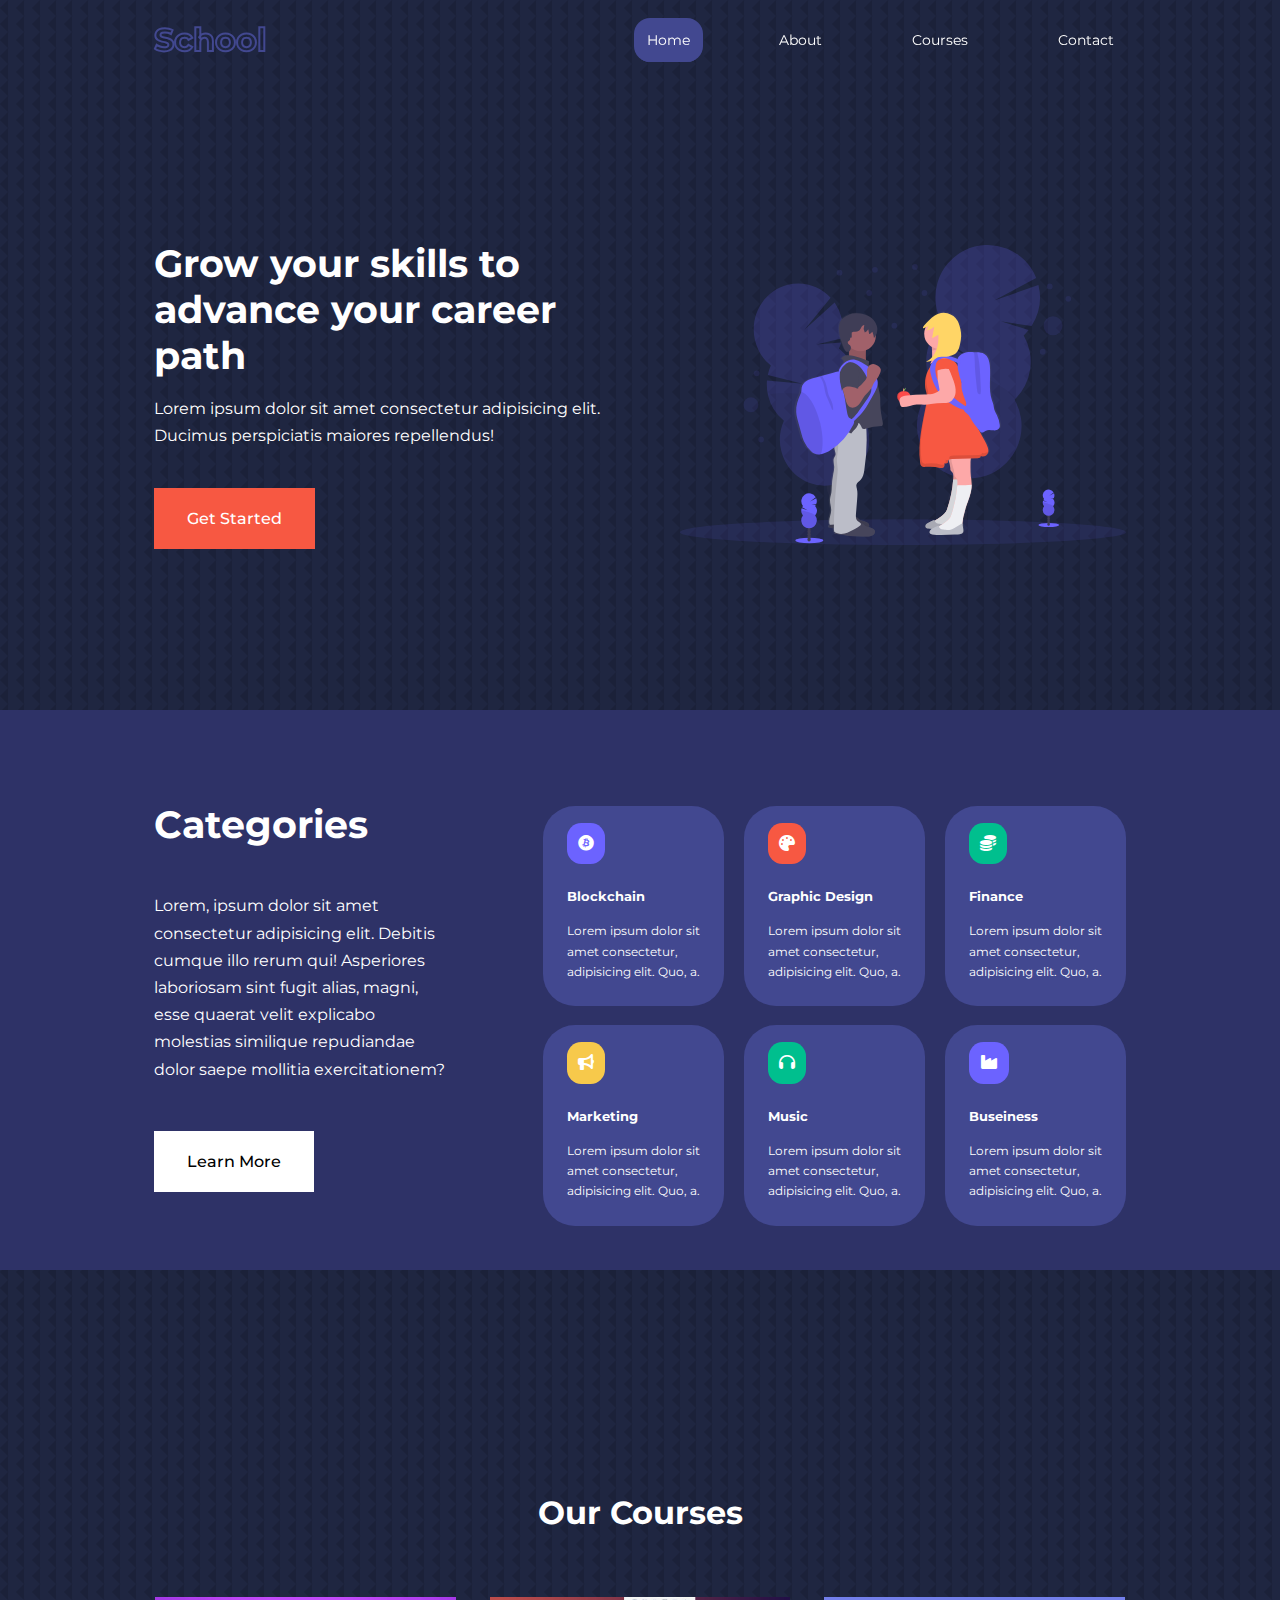
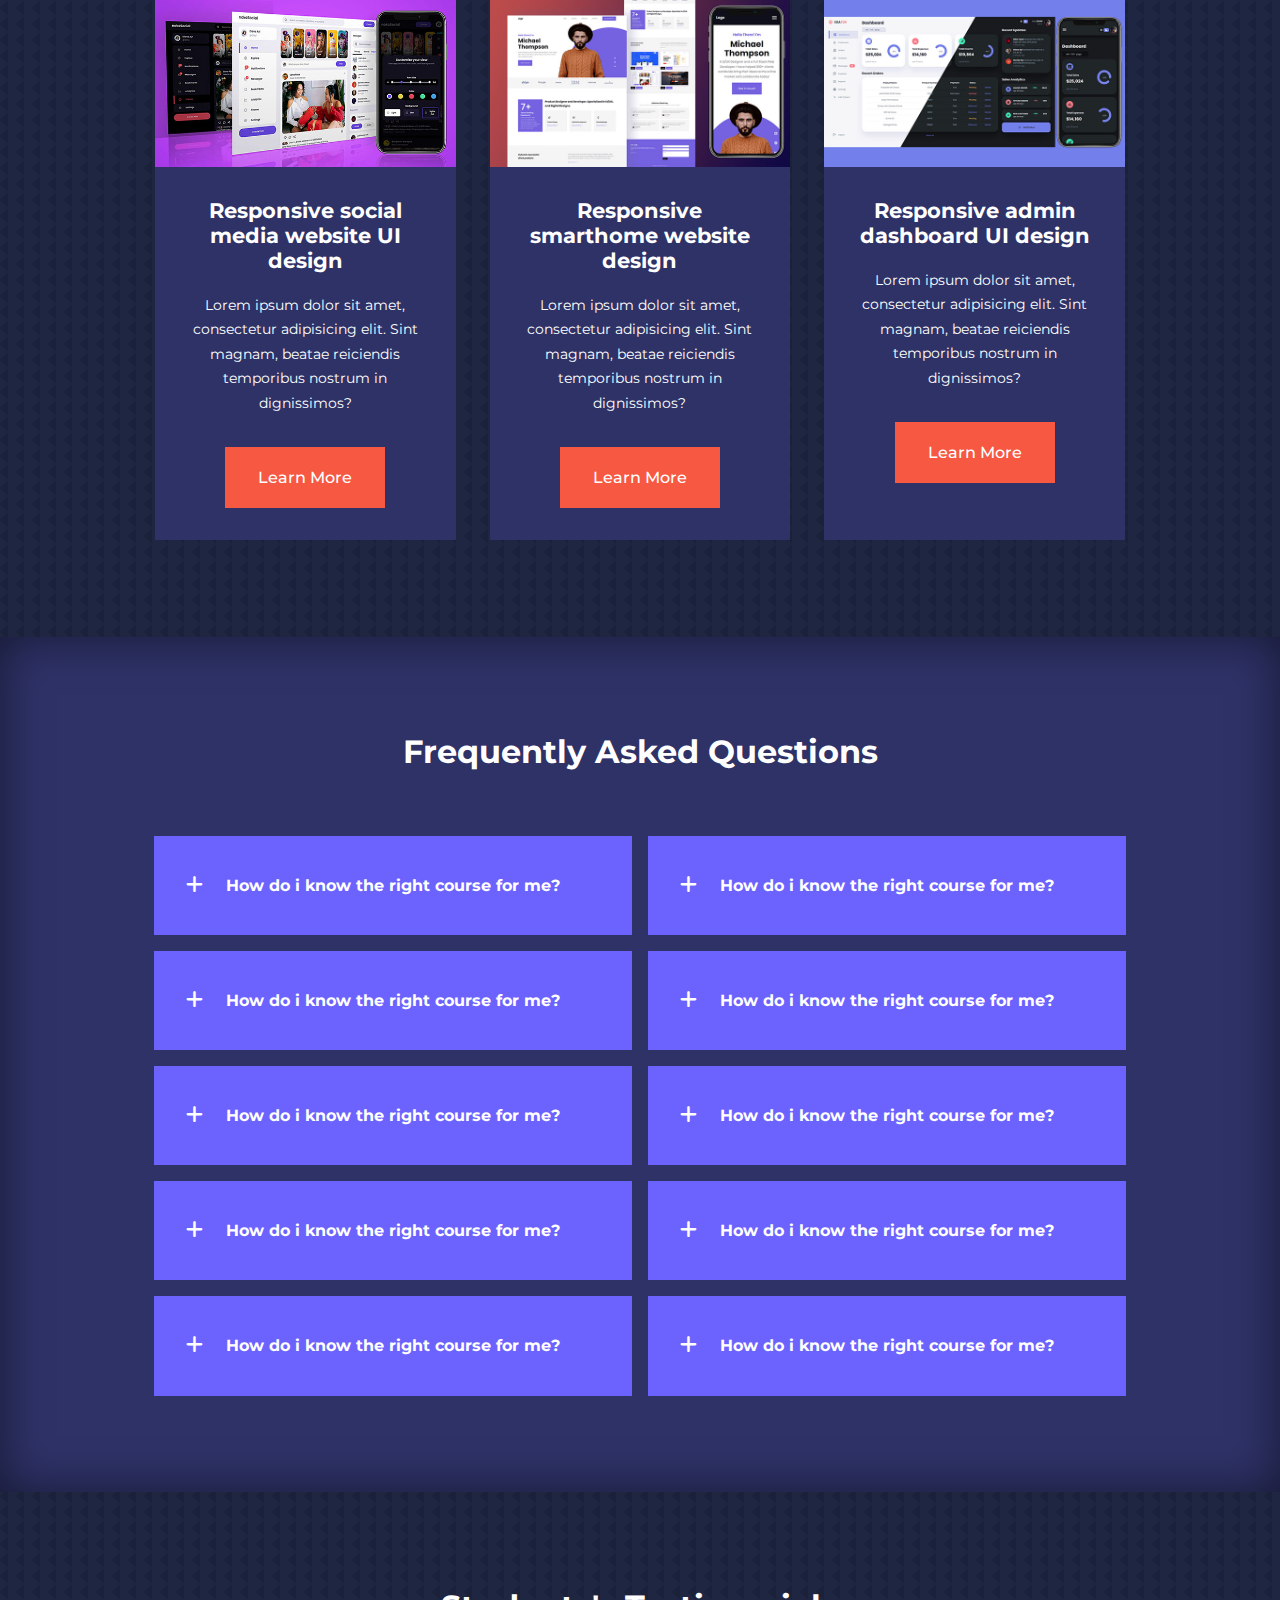
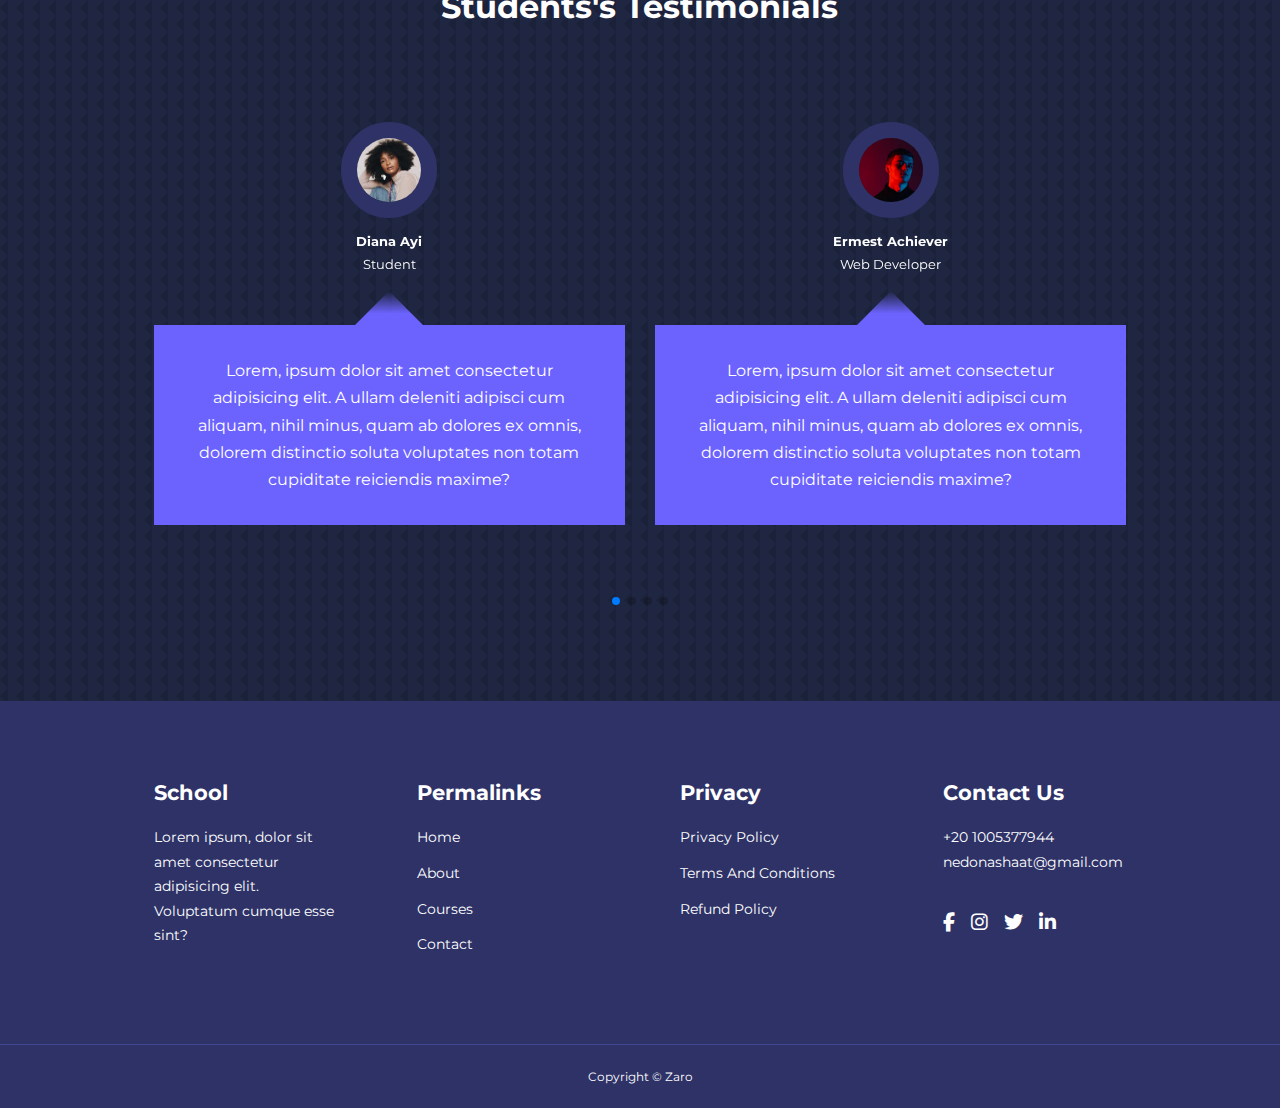
<file: index.html>
<!DOCTYPE html>
<html lang="en">
  <head>
    <meta charset="UTF-8" />
    <meta name="viewport" content="width=device-width, initial-scale=1.0" />
    <link rel="stylesheet" href="css/global.css" />
    <link rel="stylesheet" href="css/navbar.css" />
    <link rel="stylesheet" href="css/footer.css" />
    <link rel="stylesheet" href="css/home.css" />

    <meta
      name="description"
      content="It's a resposive education website with multipages for courses and about page and also contact page"
    />

    <link
      rel="stylesheet"
      href="https://cdnjs.cloudflare.com/ajax/libs/font-awesome/6.5.1/css/all.min.css"
    />
    <!-- =========== Google Font ============== -->
    <link rel="preconnect" href="https://fonts.googleapis.com" />
    <link rel="preconnect" href="https://fonts.gstatic.com" crossorigin />
    <link
      href="https://fonts.googleapis.com/css2?family=Montserrat:wght@300;400;500;600;700;800;900&display=swap"
      rel="stylesheet"
    />

    <!-- =========== Swiper Js Library ============== -->
    <link
      rel="stylesheet"
      href="https://cdn.jsdelivr.net/npm/swiper@11/swiper-bundle.min.css"
    />
    <title>Responsive education website</title>
  </head>
  <body>
    <!-- =========== Scroll Icon ============== -->

    <div class="scroll__icon">
      <a href="#"><i class="fa-solid fa-arrow-up"></i></a>
    </div>

    <!-- =========== Navbar Section ============== -->

    <nav>
      <div class="container nav__container">
        <a href="index.html" class="nav__logo"><h4>School</h4></a>

        <ul class="nav__menu">
          <li class="nav__link active"><a href="index.html">Home</a></li>
          <li class="nav__link"><a href="about.html">About</a></li>
          <li class="nav__link"><a href="courses.html">Courses</a></li>
          <li class="nav__link"><a href="contact.html">Contact</a></li>
        </ul>

        <button id="open-menu-btn"><i class="fa-solid fa-bars"></i></button>
        <button id="close-menu-btn"><i class="fa-solid fa-xmark"></i></button>
      </div>
    </nav>

    <!-- =========== Header Section ============== -->

    <header>
      <div class="container header__container">
        <div class="header__left">
          <h1>Grow your skills to advance your career path</h1>
          <p>
            Lorem ipsum dolor sit amet consectetur adipisicing elit. Ducimus
            perspiciatis maiores repellendus!
          </p>
          <a href="courses.html" class="btn primary-btn">Get Started</a>
        </div>
        <div class="header__right">
          <div class="haeder__right-image">
            <img src="./images/header.svg" alt="Header Image" />
          </div>
        </div>
      </div>
    </header>

    <!-- =========== Categories Section ============== -->

    <section class="categories">
      <div class="container categories__container">
        <div class="categories__left">
          <h1>Categories</h1>
          <p>
            Lorem, ipsum dolor sit amet consectetur adipisicing elit. Debitis
            cumque illo rerum qui! Asperiores laboriosam sint fugit alias,
            magni, esse quaerat velit explicabo molestias similique repudiandae
            dolor saepe mollitia exercitationem?
          </p>
          <a href="#" class="btn">Learn More</a>
        </div>
        <div class="categories__right">
          <article class="category">
            <span class="category__icon"
              ><i class="fa-brands fa-bitcoin"></i
            ></span>
            <h5>Blockchain</h5>
            <p>
              Lorem ipsum dolor sit amet consectetur, adipisicing elit. Quo, a.
            </p>
          </article>
          <article class="category">
            <span class="category__icon"
              ><i class="fa-solid fa-palette"></i
            ></span>
            <h5>Graphic Design</h5>
            <p>
              Lorem ipsum dolor sit amet consectetur, adipisicing elit. Quo, a.
            </p>
          </article>
          <article class="category">
            <span class="category__icon"
              ><i class="fa-solid fa-coins"></i
            ></span>
            <h5>Finance</h5>
            <p>
              Lorem ipsum dolor sit amet consectetur, adipisicing elit. Quo, a.
            </p>
          </article>
          <article class="category">
            <span class="category__icon"
              ><i class="fa-solid fa-bullhorn"></i
            ></span>
            <h5>Marketing</h5>
            <p>
              Lorem ipsum dolor sit amet consectetur, adipisicing elit. Quo, a.
            </p>
          </article>
          <article class="category">
            <span class="category__icon"
              ><i class="fa-solid fa-headphones"></i
            ></span>
            <h5>Music</h5>
            <p>
              Lorem ipsum dolor sit amet consectetur, adipisicing elit. Quo, a.
            </p>
          </article>
          <article class="category">
            <span class="category__icon"
              ><i class="fa-solid fa-industry"></i
            ></span>
            <h5>Buseiness</h5>
            <p>
              Lorem ipsum dolor sit amet consectetur, adipisicing elit. Quo, a.
            </p>
          </article>
        </div>
      </div>
    </section>

    <!-- =========== Courses Section ============== -->

    <section class="courses">
      <h2>Our Courses</h2>
      <div class="container courses__container">
        <article class="course">
          <div class="course__image">
            <img src="./images/course1.jpg" alt="Course One" />
          </div>
          <div class="course__info">
            <h4>Responsive social media website UI design</h4>
            <p>
              Lorem ipsum dolor sit amet, consectetur adipisicing elit. Sint
              magnam, beatae reiciendis temporibus nostrum in dignissimos?
            </p>
            <a href="courses.html" class="btn primary-btn">Learn More</a>
          </div>
        </article>

        <article class="course">
          <div class="course__image">
            <img src="./images/course2.jpg" alt="Course One" />
          </div>
          <div class="course__info">
            <h4>Responsive smarthome website design</h4>
            <p>
              Lorem ipsum dolor sit amet, consectetur adipisicing elit. Sint
              magnam, beatae reiciendis temporibus nostrum in dignissimos?
            </p>
            <a href="courses.html" class="btn primary-btn">Learn More</a>
          </div>
        </article>

        <article class="course">
          <div class="course__image">
            <img src="./images/course3.jpg" alt="Course One" />
          </div>
          <div class="course__info">
            <h4>Responsive admin dashboard UI design</h4>
            <p>
              Lorem ipsum dolor sit amet, consectetur adipisicing elit. Sint
              magnam, beatae reiciendis temporibus nostrum in dignissimos?
            </p>
            <a href="courses.html" class="btn primary-btn">Learn More</a>
          </div>
        </article>
      </div>
    </section>

    <!-- =========== Questions Section ============== -->

    <section class="questions">
      <h2>Frequently Asked Questions</h2>
      <div class="container questions__container">
        <article class="faq">
          <div class="faq__icon">
            <i class="fa-solid fa-plus"></i>
          </div>
          <div class="question__answer">
            <h4>How do i know the right course for me?</h4>
            <p>
              Lorem ipsum dolor sit, amet consectetur adipisicing elit.
              Obcaecati quibusdam aliquid, consequatur modi, rem, placeat iusto
              deleniti at suscipit explicabo eius dignissimos autem a asperiores
              expedita eveniet dolore consectetur reprehenderit!
            </p>
          </div>
        </article>

        <article class="faq">
          <div class="faq__icon">
            <i class="fa-solid fa-plus"></i>
          </div>
          <div class="question__answer">
            <h4>How do i know the right course for me?</h4>
            <p>
              Lorem ipsum dolor sit, amet consectetur adipisicing elit.
              Obcaecati quibusdam aliquid, consequatur modi, rem, placeat iusto
              deleniti at suscipit explicabo eius dignissimos autem a asperiores
              expedita eveniet dolore consectetur reprehenderit!
            </p>
          </div>
        </article>

        <article class="faq">
          <div class="faq__icon">
            <i class="fa-solid fa-plus"></i>
          </div>
          <div class="question__answer">
            <h4>How do i know the right course for me?</h4>
            <p>
              Lorem ipsum dolor sit, amet consectetur adipisicing elit.
              Obcaecati quibusdam aliquid, consequatur modi, rem, placeat iusto
              deleniti at suscipit explicabo eius dignissimos autem a asperiores
              expedita eveniet dolore consectetur reprehenderit!
            </p>
          </div>
        </article>

        <article class="faq">
          <div class="faq__icon">
            <i class="fa-solid fa-plus"></i>
          </div>
          <div class="question__answer">
            <h4>How do i know the right course for me?</h4>
            <p>
              Lorem ipsum dolor sit, amet consectetur adipisicing elit.
              Obcaecati quibusdam aliquid, consequatur modi, rem, placeat iusto
              deleniti at suscipit explicabo eius dignissimos autem a asperiores
              expedita eveniet dolore consectetur reprehenderit!
            </p>
          </div>
        </article>

        <article class="faq">
          <div class="faq__icon">
            <i class="fa-solid fa-plus"></i>
          </div>
          <div class="question__answer">
            <h4>How do i know the right course for me?</h4>
            <p>
              Lorem ipsum dolor sit, amet consectetur adipisicing elit.
              Obcaecati quibusdam aliquid, consequatur modi, rem, placeat iusto
              deleniti at suscipit explicabo eius dignissimos autem a asperiores
              expedita eveniet dolore consectetur reprehenderit!
            </p>
          </div>
        </article>

        <article class="faq">
          <div class="faq__icon">
            <i class="fa-solid fa-plus"></i>
          </div>
          <div class="question__answer">
            <h4>How do i know the right course for me?</h4>
            <p>
              Lorem ipsum dolor sit, amet consectetur adipisicing elit.
              Obcaecati quibusdam aliquid, consequatur modi, rem, placeat iusto
              deleniti at suscipit explicabo eius dignissimos autem a asperiores
              expedita eveniet dolore consectetur reprehenderit!
            </p>
          </div>
        </article>

        <article class="faq">
          <div class="faq__icon">
            <i class="fa-solid fa-plus"></i>
          </div>
          <div class="question__answer">
            <h4>How do i know the right course for me?</h4>
            <p>
              Lorem ipsum dolor sit, amet consectetur adipisicing elit.
              Obcaecati quibusdam aliquid, consequatur modi, rem, placeat iusto
              deleniti at suscipit explicabo eius dignissimos autem a asperiores
              expedita eveniet dolore consectetur reprehenderit!
            </p>
          </div>
        </article>

        <article class="faq">
          <div class="faq__icon">
            <i class="fa-solid fa-plus"></i>
          </div>
          <div class="question__answer">
            <h4>How do i know the right course for me?</h4>
            <p>
              Lorem ipsum dolor sit, amet consectetur adipisicing elit.
              Obcaecati quibusdam aliquid, consequatur modi, rem, placeat iusto
              deleniti at suscipit explicabo eius dignissimos autem a asperiores
              expedita eveniet dolore consectetur reprehenderit!
            </p>
          </div>
        </article>

        <article class="faq">
          <div class="faq__icon">
            <i class="fa-solid fa-plus"></i>
          </div>
          <div class="question__answer">
            <h4>How do i know the right course for me?</h4>
            <p>
              Lorem ipsum dolor sit, amet consectetur adipisicing elit.
              Obcaecati quibusdam aliquid, consequatur modi, rem, placeat iusto
              deleniti at suscipit explicabo eius dignissimos autem a asperiores
              expedita eveniet dolore consectetur reprehenderit!
            </p>
          </div>
        </article>

        <article class="faq">
          <div class="faq__icon">
            <i class="fa-solid fa-plus"></i>
          </div>
          <div class="question__answer">
            <h4>How do i know the right course for me?</h4>
            <p>
              Lorem ipsum dolor sit, amet consectetur adipisicing elit.
              Obcaecati quibusdam aliquid, consequatur modi, rem, placeat iusto
              deleniti at suscipit explicabo eius dignissimos autem a asperiores
              expedita eveniet dolore consectetur reprehenderit!
            </p>
          </div>
        </article>
      </div>
    </section>

    <!-- =========== Testimonials Section ============== -->

    <section class="container testimonials__container mySwiper">
      <h2>Students's Testimonials</h2>

      <div class="swiper-wrapper">
        <article class="testimonial swiper-slide">
          <div class="avatar">
            <img src="./images/avatar1.jpg" alt="" />
          </div>
          <div class="testimonial__info">
            <h5>Diana Ayi</h5>
            <small>Student</small>
            <div class="testimonial__body">
              <p>
                Lorem, ipsum dolor sit amet consectetur adipisicing elit. A
                ullam deleniti adipisci cum aliquam, nihil minus, quam ab
                dolores ex omnis, dolorem distinctio soluta voluptates non totam
                cupiditate reiciendis maxime?
              </p>
            </div>
          </div>
        </article>

        <article class="testimonial swiper-slide">
          <div class="avatar">
            <img src="./images/avatar2.jpg" alt="" />
          </div>
          <div class="testimonial__info">
            <h5>Ermest Achiever</h5>
            <small>Web Developer</small>
            <div class="testimonial__body">
              <p>
                Lorem, ipsum dolor sit amet consectetur adipisicing elit. A
                ullam deleniti adipisci cum aliquam, nihil minus, quam ab
                dolores ex omnis, dolorem distinctio soluta voluptates non totam
                cupiditate reiciendis maxime?
              </p>
            </div>
          </div>
        </article>

        <article class="testimonial swiper-slide">
          <div class="avatar">
            <img src="./images/avatar3.jpg" alt="" />
          </div>
          <div class="testimonial__info">
            <h5>Edem Quist</h5>
            <small>Student</small>
            <div class="testimonial__body">
              <p>
                Lorem, ipsum dolor sit amet consectetur adipisicing elit. A
                ullam deleniti adipisci cum aliquam, nihil minus, quam ab
                dolores ex omnis, dolorem distinctio soluta voluptates non totam
                cupiditate reiciendis maxime?
              </p>
            </div>
          </div>
        </article>

        <article class="testimonial swiper-slide">
          <div class="avatar">
            <img src="./images/avatar4.jpg" alt="" />
          </div>
          <div class="testimonial__info">
            <h5>Hajia Bintu</h5>
            <small>Student</small>
            <div class="testimonial__body">
              <p>
                Lorem, ipsum dolor sit amet consectetur adipisicing elit. A
                ullam deleniti adipisci cum aliquam, nihil minus, quam ab
                dolores ex omnis, dolorem distinctio soluta voluptates non totam
                cupiditate reiciendis maxime?
              </p>
            </div>
          </div>
        </article>

        <article class="testimonial swiper-slide">
          <div class="avatar">
            <img src="./images/avatar5.jpg" alt="" />
          </div>
          <div class="testimonial__info">
            <h5>Jane Doe</h5>
            <small>Student</small>
            <div class="testimonial__body">
              <p>
                Lorem, ipsum dolor sit amet consectetur adipisicing elit. A
                ullam deleniti adipisci cum aliquam, nihil minus, quam ab
                dolores ex omnis, dolorem distinctio soluta voluptates non totam
                cupiditate reiciendis maxime?
              </p>
            </div>
          </div>
        </article>
      </div>
      <div class="swiper-pagination"></div>
    </section>

    <!-- =========== Footer Section ============== -->
    <footer>
      <div class="container footer__container">
        <div class="footer__1">
          <a href="index.html" class="footer__logo"><h4>School</h4></a>
          <p>
            Lorem ipsum, dolor sit amet consectetur adipisicing elit. Voluptatum
            cumque esse sint?
          </p>
        </div>
        <div class="footer__2">
          <h4>Permalinks</h4>
          <ul class="permalinks">
            <li><a href="index.html">Home</a></li>
            <li><a href="about.html">About</a></li>
            <li><a href="courses.html">Courses</a></li>
            <li><a href="contact.html">Contact</a></li>
          </ul>
        </div>

        <div class="footer__3">
          <h4>Privacy</h4>
          <ul class="privacy">
            <li><a href="#">Privacy Policy</a></li>
            <li><a href="#">Terms And Conditions</a></li>
            <li><a href="#">Refund Policy</a></li>
          </ul>
        </div>

        <div class="footer__4">
          <h4>Contact Us</h4>
          <div>
            <p>+20 1005377944</p>
            <p>nedonashaat@gmail.com</p>
          </div>

          <ul class="footer__socials">
            <li>
              <a href="#"><i class="fa-brands fa-facebook-f"></i></a>
            </li>
            <li>
              <a href="#"><i class="fa-brands fa-instagram"></i></a>
            </li>
            <li>
              <a href="#"><i class="fa-brands fa-twitter"></i></a>
            </li>
            <li>
              <a href="#"><i class="fa-brands fa-linkedin-in"></i></a>
            </li>
          </ul>
        </div>
      </div>
      <div class="footer__copyright">
        <small>Copyright &copy; Zaro</small>
      </div>
    </footer>

    <script src="main.js"></script>
    <script src="https://cdn.jsdelivr.net/npm/swiper@11/swiper-bundle.min.js"></script>

    <script>
      var swiper = new Swiper(".mySwiper", {
        slidesPerView: 1,
        spaceBetween: 30,
        pagination: {
          el: ".swiper-pagination",
          clickable: true,
        },
        // when window width is >= 600px
        breakpoints: {
          600: {
            slidesPerView: 2,
          },
        },
      });
    </script>
  </body>
</html>
</file>
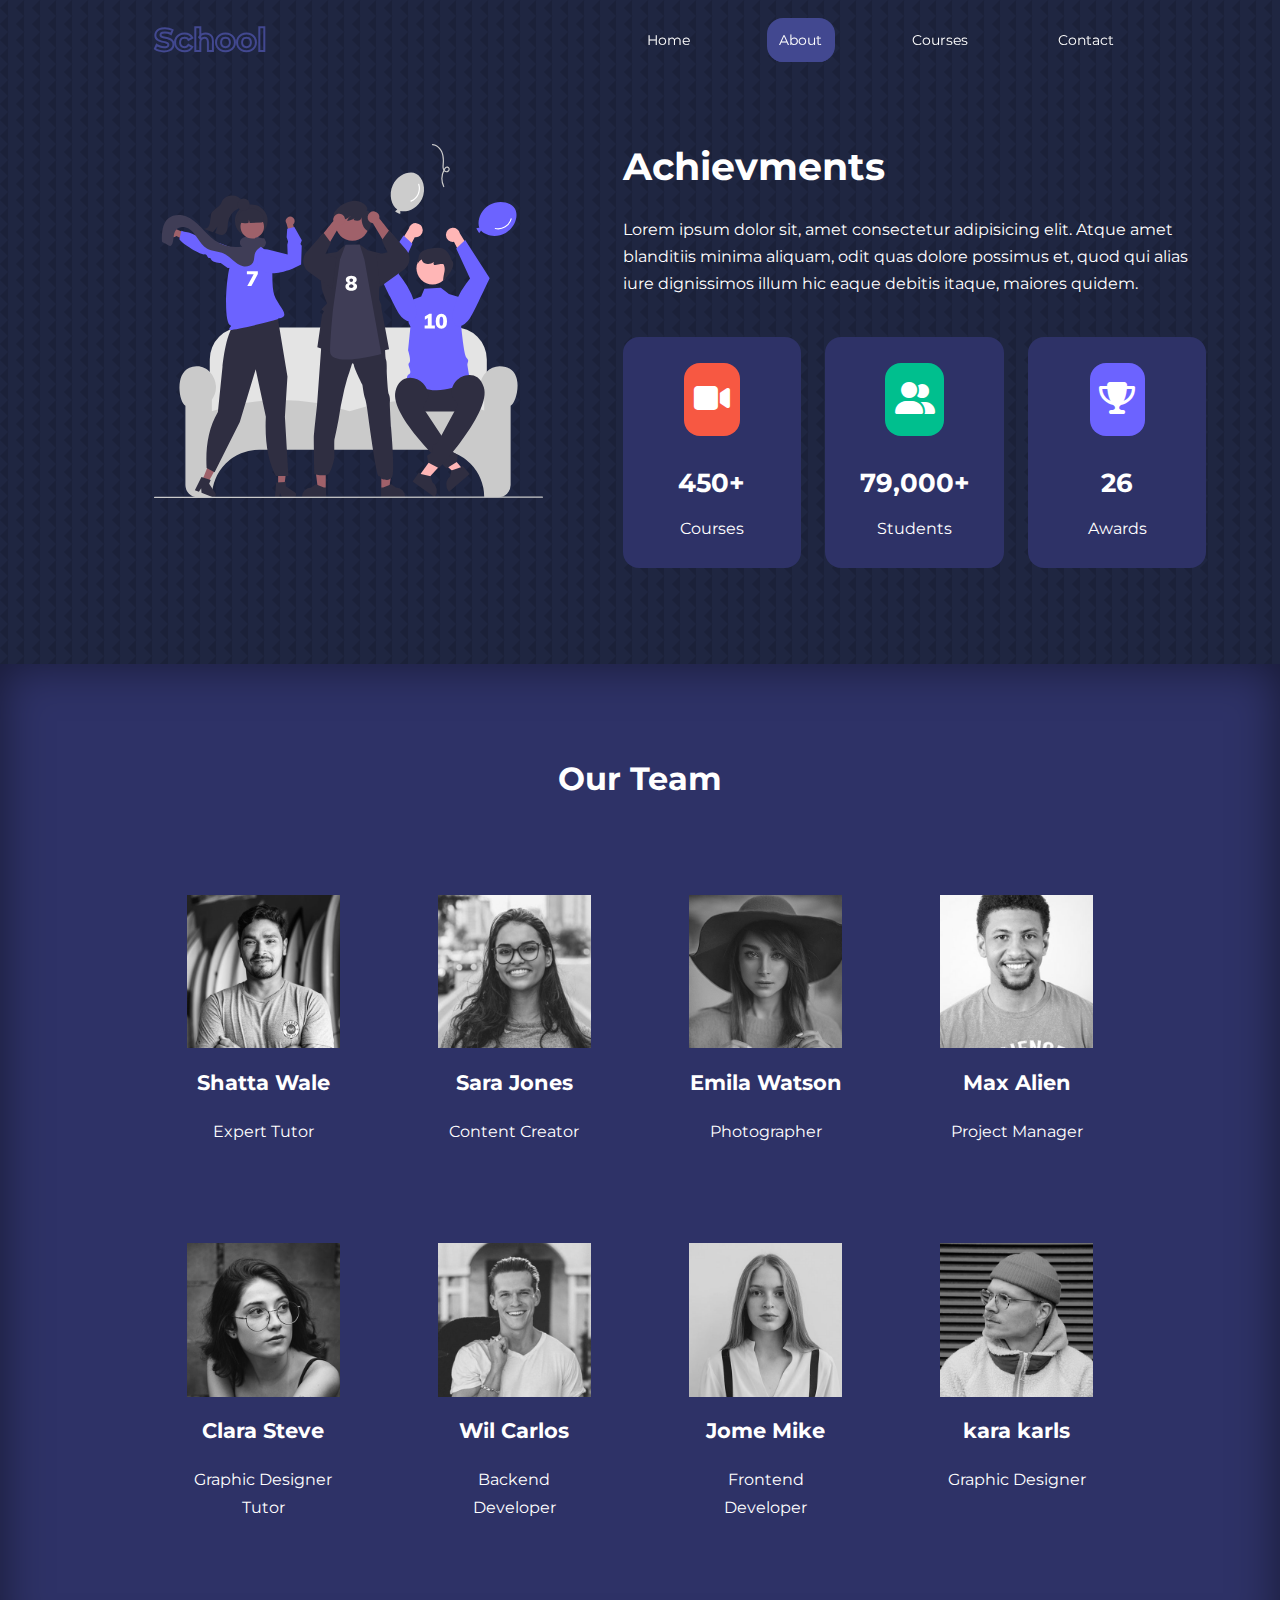
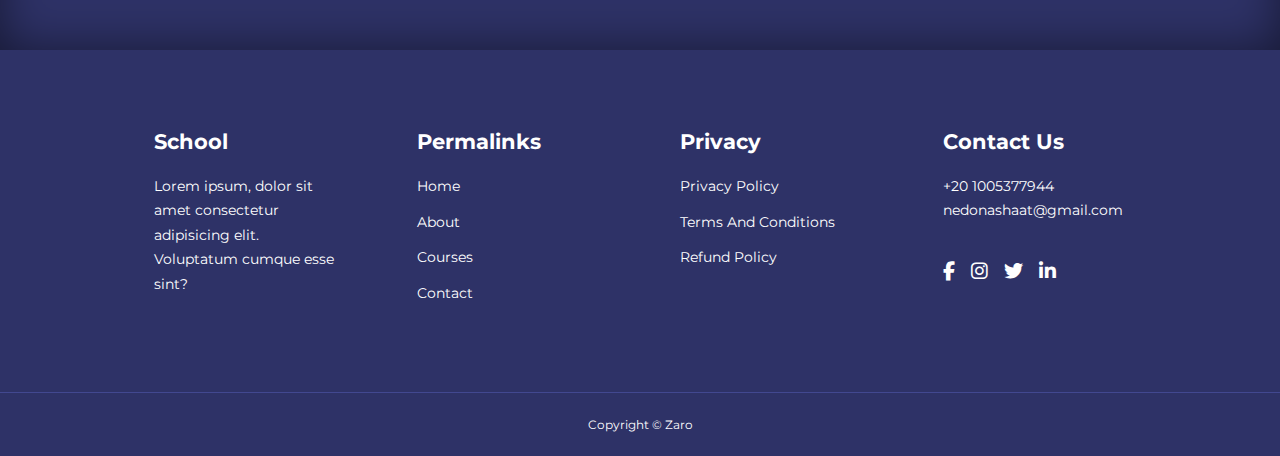
<file: about.html>
<!DOCTYPE html>
<html lang="en">
  <head>
    <meta charset="UTF-8" />
    <meta name="viewport" content="width=device-width, initial-scale=1.0" />
    <meta
      name="description"
      content="It's a resposive education website with multipages for courses and about page and also contact page"
    />
    <link rel="stylesheet" href="css/global.css" />
    <link rel="stylesheet" href="css/navbar.css" />
    <link rel="stylesheet" href="css/footer.css" />
    <link rel="stylesheet" href="css/about.css" />

    <link
      rel="stylesheet"
      href="https://cdnjs.cloudflare.com/ajax/libs/font-awesome/6.5.1/css/all.min.css"
    />
    <!-- =========== Google Font ============== -->
    <link rel="preconnect" href="https://fonts.googleapis.com" />
    <link rel="preconnect" href="https://fonts.gstatic.com" crossorigin />
    <link
      href="https://fonts.googleapis.com/css2?family=Montserrat:wght@300;400;500;600;700;800;900&display=swap"
      rel="stylesheet"
    />

    <title>Responsive education website</title>
  </head>
  <body>
    <!-- =========== Scroll Icon ============== -->

    <div class="scroll__icon">
      <a href="#"><i class="fa-solid fa-arrow-up"></i></a>
    </div>

    <!-- =========== Navbar Section ============== -->

    <nav>
      <div class="container nav__container">
        <a href="index.html" class="nav__logo"><h4>School</h4></a>

        <ul class="nav__menu">
          <li class="nav__link"><a href="index.html">Home</a></li>
          <li class="nav__link active"><a href="about.html">About</a></li>
          <li class="nav__link"><a href="courses.html">Courses</a></li>
          <li class="nav__link"><a href="contact.html">Contact</a></li>
        </ul>

        <button id="open-menu-btn"><i class="fa-solid fa-bars"></i></button>
        <button id="close-menu-btn"><i class="fa-solid fa-xmark"></i></button>
      </div>
    </nav>

    <!-- =========== Achievments Section ============== -->

    <section class="achievments">
      <div class="container achievments__container">
        <div class="achievments__left">
          <img src="./images/about achievements.svg" alt="" />
        </div>
        <div class="achievments__right">
          <h1>Achievments</h1>
          <p>
            Lorem ipsum dolor sit, amet consectetur adipisicing elit. Atque amet
            blanditiis minima aliquam, odit quas dolore possimus et, quod qui
            alias iure dignissimos illum hic eaque debitis itaque, maiores
            quidem.
          </p>

          <div class="achievments__cards">
            <article class="achievment__card">
              <span class="achievmnet__icon"
                ><i class="fa-solid fa-video"></i
              ></span>
              <h3>450+</h3>
              <p>Courses</p>
            </article>
            <article class="achievment__card">
              <span class="achievmnet__icon"
                ><i class="fa-solid fa-user-group"></i
              ></span>
              <h3>79,000+</h3>
              <p>Students</p>
            </article>
            <article class="achievment__card">
              <span class="achievmnet__icon"
                ><i class="fa-solid fa-trophy"></i
              ></span>
              <h3>26</h3>
              <p>Awards</p>
            </article>
          </div>
        </div>
      </div>
    </section>

    <!-- =========== Team Section ============== -->

    <section class="team">
      <h2>Our Team</h2>
      <div class="container team__container">
        <article class="team__member">
          <div class="team__member-image">
            <img src="./images/tm1.jpg">
          </div>

          <div class="team__member__info">
            <h4>Shatta Wale</h4>
            <p>Expert Tutor</p>
          </div>
          <div class="team__member-socials">
            <a href="https://www.instagram.com" target="_blank"><i class="fa-brands fa-instagram"></i></a>
            <a href="https://www.twitter.com" target="_blank"><i class="fa-brands fa-twitter"></i></a>
            <a href="https://www.linedin.com" target="_blank"><i class="fa-brands fa-linkedin"></i></a>
          </div>
        </article>
        <article class="team__member">
          <div class="team__member-image">
            <img src="./images/tm2.jpg">
          </div>

          <div class="team__member__info">
            <h4>Sara Jones</h4>
            <p>Content Creator</p>
          </div>
          <div class="team__member-socials">
            <a href="https://www.instagram.com" target="_blank"><i class="fa-brands fa-instagram"></i></a>
            <a href="https://www.twitter.com" target="_blank"><i class="fa-brands fa-twitter"></i></a>
            <a href="https://www.linedin.com" target="_blank"><i class="fa-brands fa-linkedin"></i></a>
          </div>
        </article>
        <article class="team__member">
          <div class="team__member-image">
            <img src="./images/tm3.jpg">
          </div>

          <div class="team__member__info">
            <h4>Emila Watson</h4>
            <p>Photographer</p>
          </div>
          <div class="team__member-socials">
            <a href="https://www.instagram.com" target="_blank"><i class="fa-brands fa-instagram"></i></a>
            <a href="https://www.twitter.com" target="_blank"><i class="fa-brands fa-twitter"></i></a>
            <a href="https://www.linedin.com" target="_blank"><i class="fa-brands fa-linkedin"></i></a>
          </div>
        </article>
        <article class="team__member">
          <div class="team__member-image">
            <img src="./images/tm4.jpg">
          </div>

          <div class="team__member__info">
            <h4>Max Alien</h4>
            <p>Project Manager</p>
          </div>
          <div class="team__member-socials">
            <a href="https://www.instagram.com" target="_blank"><i class="fa-brands fa-instagram"></i></a>
            <a href="https://www.twitter.com" target="_blank"><i class="fa-brands fa-twitter"></i></a>
            <a href="https://www.linedin.com" target="_blank"><i class="fa-brands fa-linkedin"></i></a>
          </div>
        </article>
        <article class="team__member">
          <div class="team__member-image">
            <img src="./images/tm5.jpg">
          </div>

          <div class="team__member__info">
            <h4>Clara Steve</h4>
            <p>Graphic Designer Tutor</p>
          </div>
          <div class="team__member-socials">
            <a href="https://www.instagram.com" target="_blank"><i class="fa-brands fa-instagram"></i></a>
            <a href="https://www.twitter.com" target="_blank"><i class="fa-brands fa-twitter"></i></a>
            <a href="https://www.linedin.com" target="_blank"><i class="fa-brands fa-linkedin"></i></a>
          </div>
        </article>
        <article class="team__member">
          <div class="team__member-image">
            <img src="./images/tm6.jpg">
          </div>

          <div class="team__member__info">
            <h4>Wil Carlos</h4>
            <p>Backend Developer</p>
          </div>
          <div class="team__member-socials">
            <a href="https://www.instagram.com" target="_blank"><i class="fa-brands fa-instagram"></i></a>
            <a href="https://www.twitter.com" target="_blank"><i class="fa-brands fa-twitter"></i></a>
            <a href="https://www.linedin.com" target="_blank"><i class="fa-brands fa-linkedin"></i></a>
          </div>
        </article>
        <article class="team__member">
          <div class="team__member-image">
            <img src="./images/tm7.jpg">
          </div>

          <div class="team__member__info">
            <h4>Jome Mike</h4>
            <p>Frontend Developer</p>
          </div>
          <div class="team__member-socials">
            <a href="https://www.instagram.com" target="_blank"><i class="fa-brands fa-instagram"></i></a>
            <a href="https://www.twitter.com" target="_blank"><i class="fa-brands fa-twitter"></i></a>
            <a href="https://www.linedin.com" target="_blank"><i class="fa-brands fa-linkedin"></i></a>
          </div>
        </article>
        <article class="team__member">
          <div class="team__member-image">
            <img src="./images/tm8.jpg">
          </div>

          <div class="team__member__info">
            <h4>kara karls</h4>
            <p>Graphic Designer</p>
          </div>
          <div class="team__member-socials">
            <a href="https://www.instagram.com" target="_blank"><i class="fa-brands fa-instagram"></i></a>
            <a href="https://www.twitter.com" target="_blank"><i class="fa-brands fa-twitter"></i></a>
            <a href="https://www.linedin.com" target="_blank"><i class="fa-brands fa-linkedin"></i></a>
          </div>
        </article>
      </div>
    </section>

    <!-- =========== Footer Section ============== -->
    <footer>
      <div class="container footer__container">
        <div class="footer__1">
          <a href="index.html" class="footer__logo"><h4>School</h4></a>
          <p>
            Lorem ipsum, dolor sit amet consectetur adipisicing elit. Voluptatum
            cumque esse sint?
          </p>
        </div>
        <div class="footer__2">
          <h4>Permalinks</h4>
          <ul class="permalinks">
            <li><a href="index.html">Home</a></li>
            <li><a href="about.html">About</a></li>
            <li><a href="courses.html">Courses</a></li>
            <li><a href="contact.html">Contact</a></li>
          </ul>
        </div>

        <div class="footer__3">
          <h4>Privacy</h4>
          <ul class="privacy">
            <li><a href="#">Privacy Policy</a></li>
            <li><a href="#">Terms And Conditions</a></li>
            <li><a href="#">Refund Policy</a></li>
          </ul>
        </div>

        <div class="footer__4">
          <h4>Contact Us</h4>
          <div>
            <p>+20 1005377944</p>
            <p>nedonashaat@gmail.com</p>
          </div>

          <ul class="footer__socials">
            <li>
              <a href="#"><i class="fa-brands fa-facebook-f"></i></a>
            </li>
            <li>
              <a href="#"><i class="fa-brands fa-instagram"></i></a>
            </li>
            <li>
              <a href="#"><i class="fa-brands fa-twitter"></i></a>
            </li>
            <li>
              <a href="#"><i class="fa-brands fa-linkedin-in"></i></a>
            </li>
          </ul>
        </div>
      </div>
      <div class="footer__copyright">
        <small>Copyright &copy; Zaro</small>
      </div>
    </footer>

    <script src="main.js"></script>
  </body>
</html>
</file>
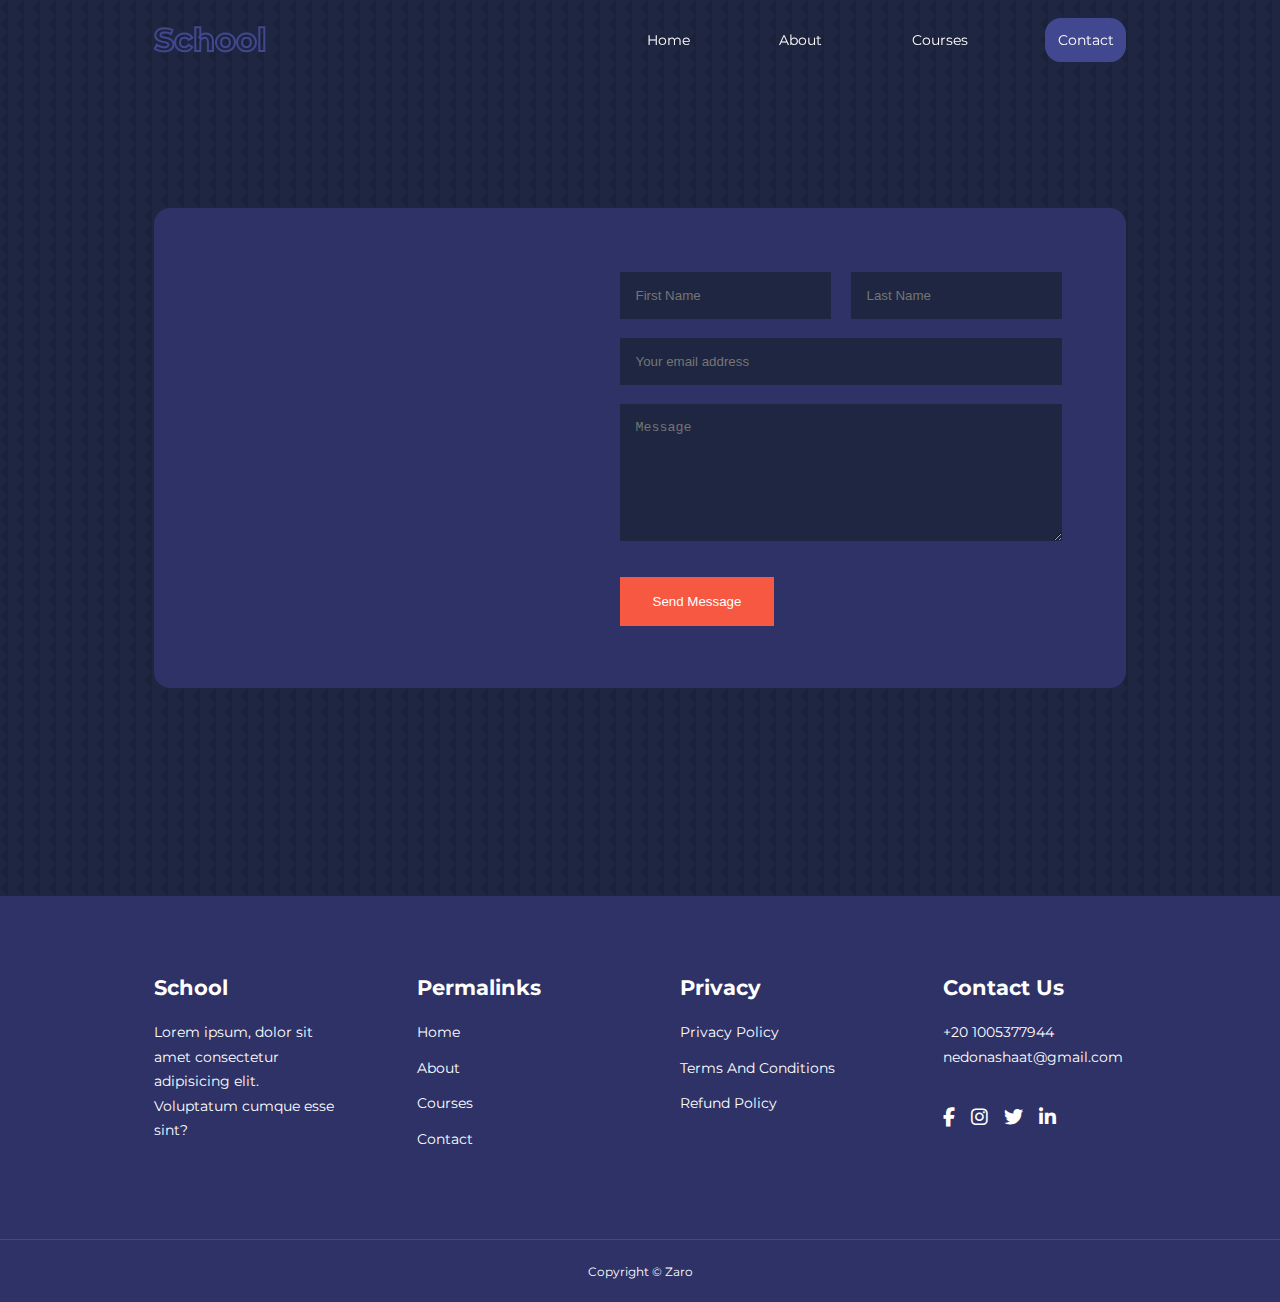
<file: contact.html>
<!DOCTYPE html>
<html lang="en">
  <head>
    <meta charset="UTF-8" />
    <meta name="viewport" content="width=device-width, initial-scale=1.0" />
    <meta
      name="description"
      content="It's a resposive education website with multipages for courses and about page and also contact page"
    />
    <link rel="stylesheet" href="css/global.css" />
    <link rel="stylesheet" href="css/navbar.css" />
    <link rel="stylesheet" href="css/footer.css" />
    <link rel="stylesheet" href="css/contact.css" />

    <link
      rel="stylesheet"
      href="https://cdnjs.cloudflare.com/ajax/libs/font-awesome/6.5.1/css/all.min.css"
    />
    <!-- =========== Google Font ============== -->
    <link rel="preconnect" href="https://fonts.googleapis.com" />
    <link rel="preconnect" href="https://fonts.gstatic.com" crossorigin />
    <link
      href="https://fonts.googleapis.com/css2?family=Montserrat:wght@300;400;500;600;700;800;900&display=swap"
      rel="stylesheet"
    />

    <title>Responsive education website</title>
  </head>
  <body>
    <!-- =========== Scroll Icon ============== -->

    <div class="scroll__icon">
      <a href="#"><i class="fa-solid fa-arrow-up"></i></a>
    </div>

    <!-- =========== Navbar Section ============== -->

    <nav>
      <div class="container nav__container">
        <a href="index.html" class="nav__logo"><h4>School</h4></a>

        <ul class="nav__menu">
          <li class="nav__link"><a href="index.html">Home</a></li>
          <li class="nav__link"><a href="about.html">About</a></li>
          <li class="nav__link"><a href="courses.html">Courses</a></li>
          <li class="nav__link active"><a href="contact.html">Contact</a></li>
        </ul>

        <button id="open-menu-btn"><i class="fa-solid fa-bars"></i></button>
        <button id="close-menu-btn"><i class="fa-solid fa-xmark"></i></button>
      </div>
    </nav>

    <!-- =========== Contact Section ============== -->

    <section class="contact">
      <div class="container contact__container">
        <aside class="contact__aside">
          <div class="aside__image">
            <img src="./images/contact.svg" />
          </div>
          <h2>Contact Us</h2>
          <p>
            Lorem ipsum dolor sit amet consectetur adipisicing elit. Adipisci,
            ex? Perspiciatis vel suscipit nemo porro aspernatur iste. Eum,
          </p>
          <ul class="contact__details">
            <li>
              <i class="fa-solid fa-phone-volume"></i>
              <h5>+20 1551712867</h5>
            </li>
            <li>
              <i class="fa-solid fa-envelope"></i>
              <h5>nedonashaat@gmail.com</h5>
            </li>
            <li>
              <i class="fa-solid fa-location-pin"></i>
              <h5>Cairo, Egypt</h5>
            </li>
          </ul>

          <ul class="contact__socials">
            <a href="https://www.facbook.com"
              ><i class="fa-brands fa-square-facebook"></i
            ></a>
            <a href="https://www.instagram.com"
              ><i class="fa-brands fa-instagram"></i
            ></a>
            <a href="https://www.twitter.com"
              ><i class="fa-brands fa-twitter"></i
            ></a>
            <a href="https://www.linkedin.com"
              ><i class="fa-brands fa-linkedin"></i
            ></a>
          </ul>
        </aside>

        <form class="contact__form" action="https://formspree.io/f/xkndrzkd" method="post">
          <div class="form__name">
            <input
              type="text"
              name="First Name"
              placeholder="First Name"
              required
            />
            <input
              type="text"
              name="Last Name"
              placeholder="Last Name"
              required
            />
          </div>

          <input
            type="email"
            name="Email Address"
            placeholder="Your email address"
            required
          />

          <textarea
            name="Message"
            rows="7"
            placeholder="Message"
            required
          ></textarea>

          <button type="submit" class="btn primary-btn">Send Message</button>
        </form>
      </div>
    </section>

    <!-- =========== Footer Section ============== -->
    <footer>
      <div class="container footer__container">
        <div class="footer__1">
          <a href="index.html" class="footer__logo"><h4>School</h4></a>
          <p>
            Lorem ipsum, dolor sit amet consectetur adipisicing elit. Voluptatum
            cumque esse sint?
          </p>
        </div>
        <div class="footer__2">
          <h4>Permalinks</h4>
          <ul class="permalinks">
            <li><a href="index.html">Home</a></li>
            <li><a href="about.html">About</a></li>
            <li><a href="courses.html">Courses</a></li>
            <li><a href="contact.html">Contact</a></li>
          </ul>
        </div>

        <div class="footer__3">
          <h4>Privacy</h4>
          <ul class="privacy">
            <li><a href="#">Privacy Policy</a></li>
            <li><a href="#">Terms And Conditions</a></li>
            <li><a href="#">Refund Policy</a></li>
          </ul>
        </div>

        <div class="footer__4">
          <h4>Contact Us</h4>
          <div>
            <p>+20 1005377944</p>
            <p>nedonashaat@gmail.com</p>
          </div>

          <ul class="footer__socials">
            <li>
              <a href="#"><i class="fa-brands fa-facebook-f"></i></a>
            </li>
            <li>
              <a href="#"><i class="fa-brands fa-instagram"></i></a>
            </li>
            <li>
              <a href="#"><i class="fa-brands fa-twitter"></i></a>
            </li>
            <li>
              <a href="#"><i class="fa-brands fa-linkedin-in"></i></a>
            </li>
          </ul>
        </div>
      </div>
      <div class="footer__copyright">
        <small>Copyright &copy; Zaro</small>
      </div>
    </footer>

    <script src="main.js"></script>
  </body>
</html>
</file>
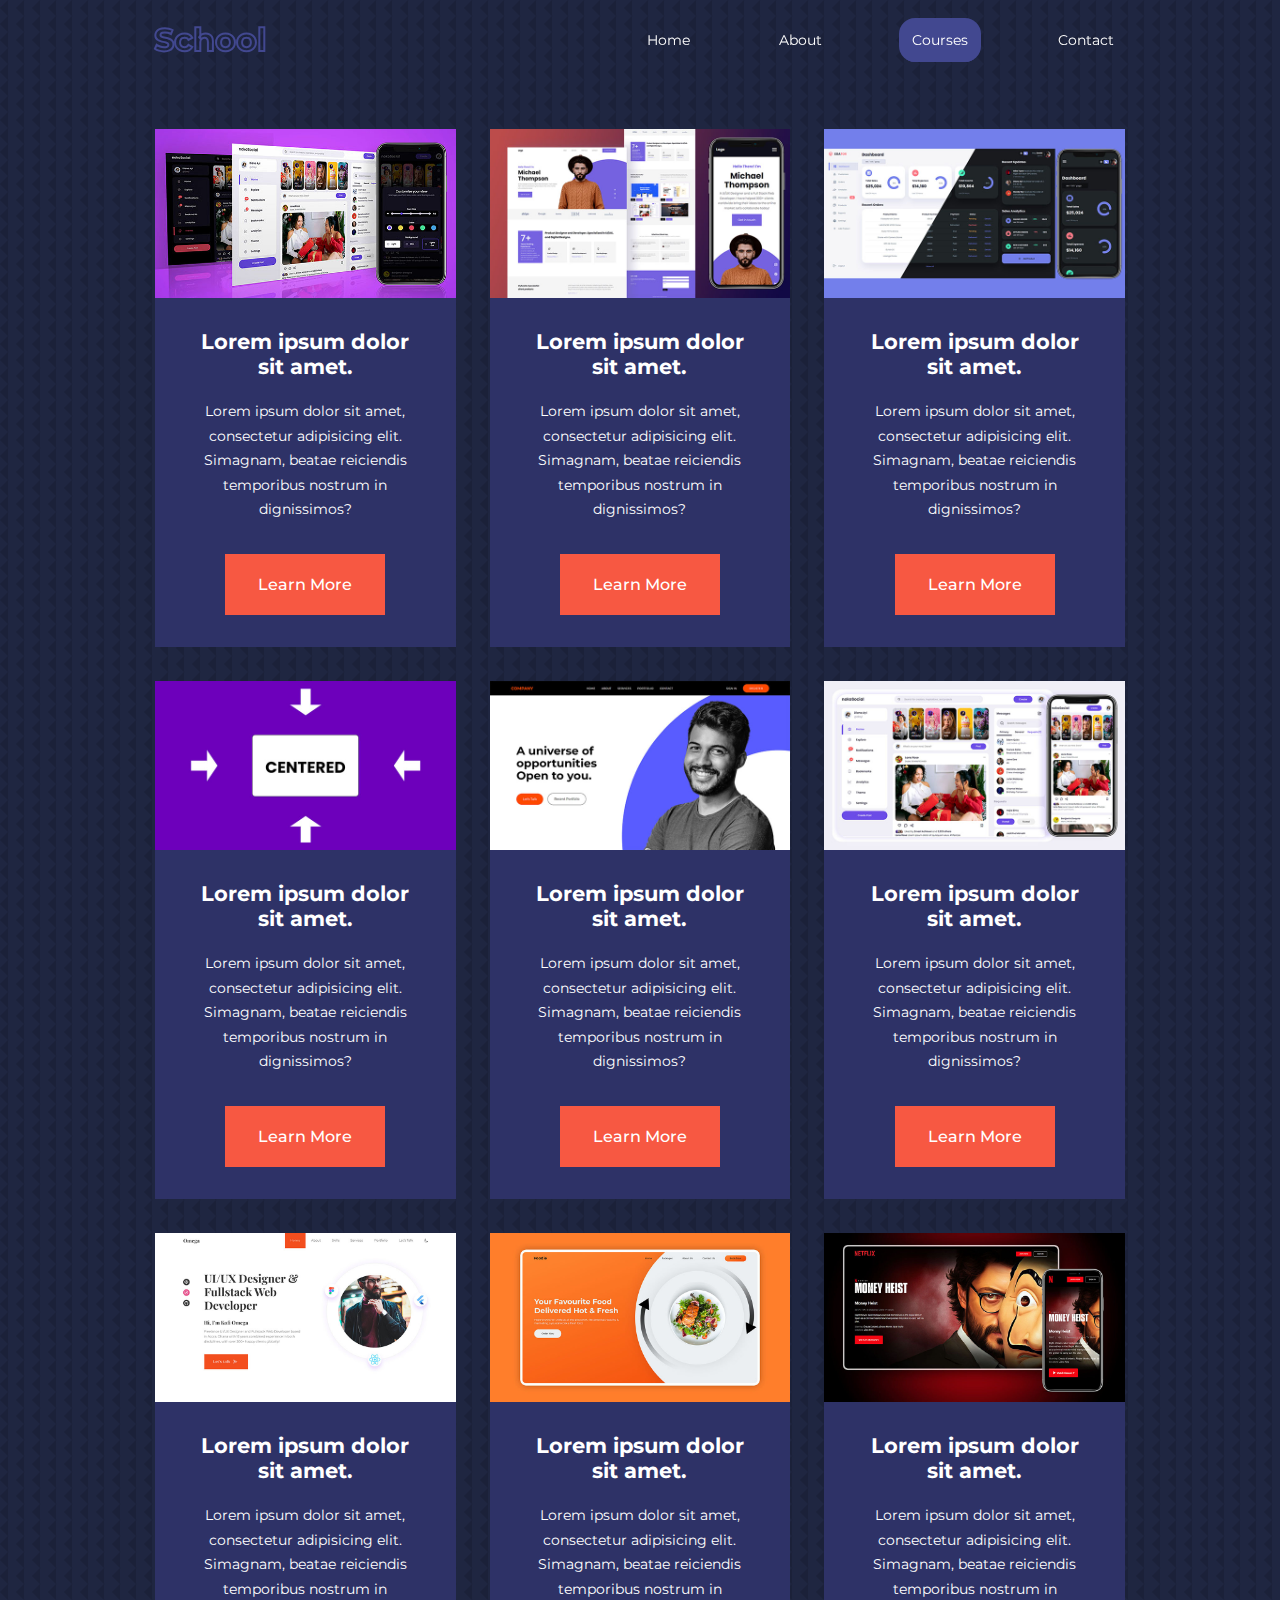
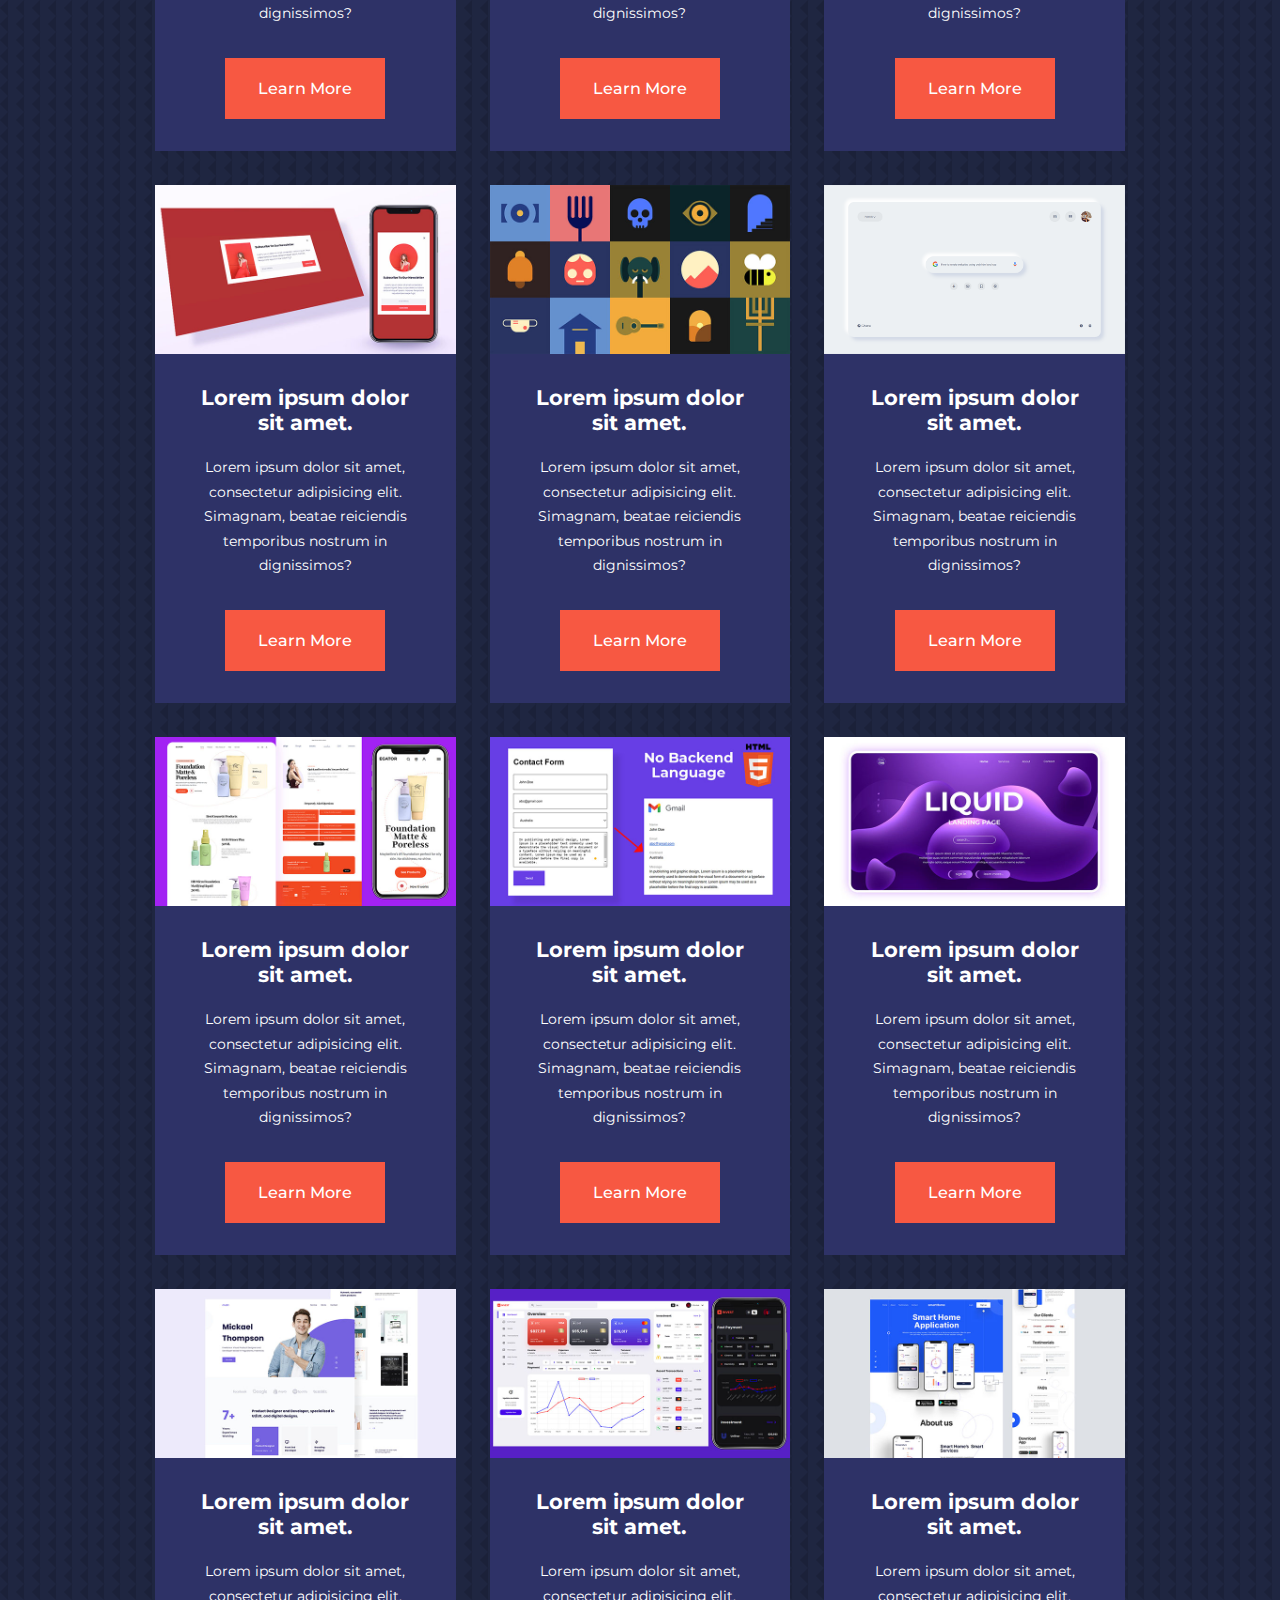
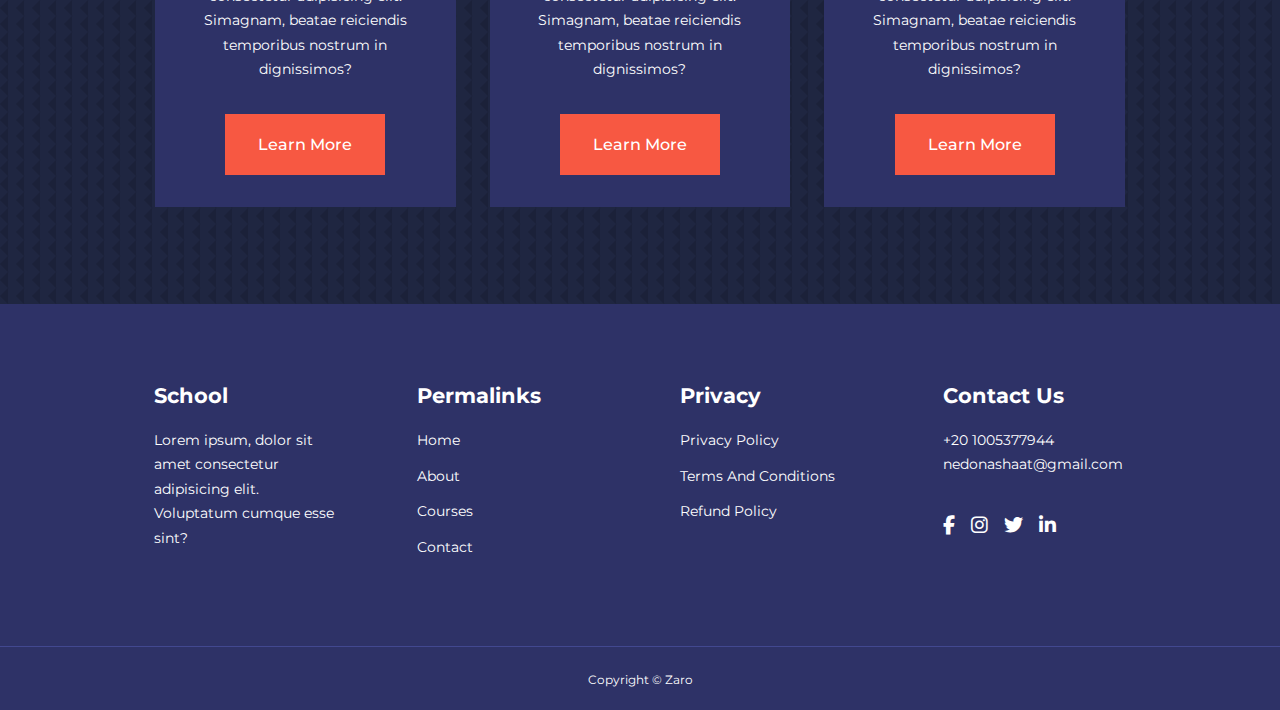
<file: courses.html>
<!DOCTYPE html>
<html lang="en">
  <head>
    <meta charset="UTF-8" />
    <meta name="viewport" content="width=device-width, initial-scale=1.0" />
    <meta
      name="description"
      content="It's a resposive education website with multipages for courses and about page and also contact page"
    />
    <link rel="stylesheet" href="css/global.css" />
    <link rel="stylesheet" href="css/navbar.css" />
    <link rel="stylesheet" href="css/footer.css" />
    <link rel="stylesheet" href="css/courses.css" />

    <link
      rel="stylesheet"
      href="https://cdnjs.cloudflare.com/ajax/libs/font-awesome/6.5.1/css/all.min.css"
    />
    <!-- =========== Google Font ============== -->
    <link rel="preconnect" href="https://fonts.googleapis.com" />
    <link rel="preconnect" href="https://fonts.gstatic.com" crossorigin />
    <link
      href="https://fonts.googleapis.com/css2?family=Montserrat:wght@300;400;500;600;700;800;900&display=swap"
      rel="stylesheet"
    />

    <title>Responsive education website</title>
  </head>
  <body>
    <!-- =========== Scroll Icon ============== -->

    <div class="scroll__icon">
      <a href="#"><i class="fa-solid fa-arrow-up"></i></a>
    </div>

    <!-- =========== Navbar Section ============== -->

    <nav>
      <div class="container nav__container">
        <a href="index.html" class="nav__logo"><h4>School</h4></a>

        <ul class="nav__menu">
          <li class="nav__link"><a href="index.html">Home</a></li>
          <li class="nav__link"><a href="about.html">About</a></li>
          <li class="nav__link active"><a href="courses.html">Courses</a></li>
          <li class="nav__link"><a href="contact.html">Contact</a></li>
        </ul>

        <button id="open-menu-btn"><i class="fa-solid fa-bars"></i></button>
        <button id="close-menu-btn"><i class="fa-solid fa-xmark"></i></button>
      </div>
    </nav>

    <!-- =========== Courses Section ============== -->

    <section class="courses">
      <div class="container courses__container" id="courses"></div>
    </section>

    <!-- =========== Footer Section ============== -->
    <footer>
      <div class="container footer__container">
        <div class="footer__1">
          <a href="index.html" class="footer__logo"><h4>School</h4></a>
          <p>
            Lorem ipsum, dolor sit amet consectetur adipisicing elit. Voluptatum
            cumque esse sint?
          </p>
        </div>
        <div class="footer__2">
          <h4>Permalinks</h4>
          <ul class="permalinks">
            <li><a href="index.html">Home</a></li>
            <li><a href="about.html">About</a></li>
            <li><a href="courses.html">Courses</a></li>
            <li><a href="contact.html">Contact</a></li>
          </ul>
        </div>

        <div class="footer__3">
          <h4>Privacy</h4>
          <ul class="privacy">
            <li><a href="#">Privacy Policy</a></li>
            <li><a href="#">Terms And Conditions</a></li>
            <li><a href="#">Refund Policy</a></li>
          </ul>
        </div>

        <div class="footer__4">
          <h4>Contact Us</h4>
          <div>
            <p>+20 1005377944</p>
            <p>nedonashaat@gmail.com</p>
          </div>

          <ul class="footer__socials">
            <li>
              <a href="#"><i class="fa-brands fa-facebook-f"></i></a>
            </li>
            <li>
              <a href="#"><i class="fa-brands fa-instagram"></i></a>
            </li>
            <li>
              <a href="#"><i class="fa-brands fa-twitter"></i></a>
            </li>
            <li>
              <a href="#"><i class="fa-brands fa-linkedin-in"></i></a>
            </li>
          </ul>
        </div>
      </div>
      <div class="footer__copyright">
        <small>Copyright &copy; Zaro</small>
      </div>
    </footer>

    <script src="main.js"></script>
  </body>
</html>
</file>
<file: css/global.css>
/* ================ Global Styling ================ */

:root {
  --primary-color: #6c63ff;
  --success-color: #00bf8e;
  --warning-color: #f7c94b;
  --danger-color: #f75842;
  --danger-variant: rgba(247, 88, 66, 0.4);
  --white-color: #fff;
  --light-color: #rgba(255, 255, 255, 0.7);
  --black-color: #000;
  --bg-color: #1f2641;
  --bg1-color: #2e3267;
  --bg2-color: #424890;

  --lg-container: 76%;
  --md-container: 90%;
  --sm-container: 94%;

  --transition: all 400ms ease;
}

* {
  box-sizing: border-box;
  margin: 0;
  padding: 0;
  list-style: none;
  text-decoration: none;
  border: none;
  outline: none;
}

body {
  background: var(--bg-color) url(../images/bg-texture.png);
  font-family: "Montserrat", sans-serif;
  color: var(--white-color);
  line-height: 1.7;
}

::-webkit-scrollbar {
  display: none;
}

html {
  scroll-behavior: smooth;
}

.container {
  width: var(--lg-container);
  margin: 0 auto;
}

section {
  padding-block: 6rem;
}

section h2 {
  text-align: center;
  margin-bottom: 4rem;
}

h1,
h2,
h3,
h4,
h5 {
  line-height: 1.2;
}

h1 {
  font-size: 2.4rem;
}

h2 {
  font-size: 2rem;
}

h3 {
  font-size: 1.6rem;
}

h4 {
  font-size: 1.3rem;
}

a {
  color: var(--white-color);
}

img {
  width: 100%;
  object-fit: cover;
  display: block;
}

.btn {
  display: inline-block;
  background: var(--white-color);
  color: var(--black-color);
  padding: 1rem 2rem;
  border: 1px solid transparent;
  font-weight: 500;
  transition: var(--transition);
}

.btn:hover {
  background: transparent;
  color: var(--white-color);
  border-color: var(--white-color);
}

.primary-btn {
  background: var(--danger-color);
  color: var(--white-color);
}

.scroll__icon {
  position: fixed;
  right: 2rem;
  bottom: 5rem;
  background: var(--bg1-color);
  width: 3rem;
  height: 3rem;
  border-radius: 50%;
  display: flex;
  justify-content: center;
  align-items: center;
  font-size: 1.5rem;
  display: none;
  animation: appear 1s linear forwards;
  z-index: 1000;
}

/* ================= Media queries (Tablet) =================== */

@media screen and (max-width: 1024px) {
  .container {
    width: var(--md-container);
  }

  h1 {
    font-size: 2.2rem;
  }

  h2 {
    font-size: 1.7rem;
  }

  h3 {
    font-size: 1.4rem;
  }

  h4 {
    font-size: 1.2rem;
  }
}

/* ================= Media queries (Phone) =================== */

@media screen and (max-width: 600px) {
  .container {
    width: var(--sm-container);
  }
}
</file>
<file: css/navbar.css>
nav {
  background: transparent;
  width: 100vw;
  height: 5rem;
  position: fixed;
  top: 0;
  z-index: 11;
}

/* Change navbar style when scrolling with js */

.window-scroll {
  background: var(--primary-color);
  box-shadow: 0 1rem 2rem (rgba(222, 176, 176, 0.2));
}

.nav__container {
  height: 100%;
  display: flex;
  justify-content: space-between;
  align-items: center;
}

.nav__logo h4 {
  font-size: 2rem;
  color: transparent;
  background-clip: text;
  -webkit-text-stroke-width: 2px;
  -webkit-text-stroke-color: var(--bg2-color);
  transition: var(--transition);
}

.nav__logo:hover h4,
.nav__logo.active h4 {
  color: var(--white-color);
  -webkit-text-stroke-width: 0;
}

/* .nav__container a h4::first-letter {
  color: var(--bg2-color);
  text-decoration: underline;
  -webkit-text-stroke: none;
} */

nav button {
  display: none;
  transition: var(--transition);
  animation: appear linear 1s;
}

.nav__menu {
  display: flex;
  align-items: center;
  gap: 4rem;
}

.nav__link {
  position: relative;
  padding: 0.5rem 0.8rem;
  border-radius: 1rem;
  overflow: hidden;
}

.nav__link::before {
  content: "";
  width: 0%;
  height: 3px;
  position: absolute;
  bottom: 0;
  left: 0;
  background: var(--bg2-color);
  transition: var(--transition);
}

.nav__menu li:hover::before,
.nav__link.active::before {
  width: 100%;
}

.nav__link::after {
  content: "";
  position: absolute;
  bottom: 0;
  left: 0;
  width: 100%;
  height: 0%;
  background: var(--bg2-color);
  z-index: -1;
  transition: var(--transition);
  transition-delay: 0.5s;
}

.nav__link:hover::after,
.nav__link.active::after {
  height: 100%;
}

.nav__menu a {
  font-size: 0.9rem;
}

.nav__menu a:hover {
  color: var(--bg11-color);
}

/* ================== Media Queries (Tablet) ======================== */

@media screen and (max-width: 1024px) {
  nav button {
    display: inline-block;
    background: transparent;
    font-size: 1.8rem;
    color: var(--white-color);
    cursor: pointer;
  }

  nav button#close-menu-btn {
    display: none;
  }

  .nav__menu {
    position: fixed;
    top: 5rem;
    right: 5%;
    height: fit-content;
    width: 18rem;
    flex-direction: column;
    gap: 0;
    display: none;
  }

  .nav__menu li {
    width: 100%;
    height: 5.8rem;
    animation: animatedMenuItems 400ms linear forwards;
    transform-origin: top right;
    opacity: 0;
    background: rgba(0, 0, 0, 0.5);

    box-shadow: -4rem 6rem 10rem rgba(0, 0, 0, 0.6);
    cursor: pointer;
    font-weight: bolder;
  }

  .nav__link a {
    width: 100%;
    height: 100%;
    display: grid;
    place-items: center;
  }

  .nav__menu li:nth-child(2) {
    animation-delay: 200ms;
  }
  .nav__menu li:nth-child(3) {
    animation-delay: 400ms;
  }
  .nav__menu li:nth-child(4) {
    animation-delay: 600ms;
  }
}

/* ================== Media Queries (Phone) ======================== */

@media screen and (max-width: 600px) {
  .nav__menu {
    right: 3%;
  }
}

/* ================ Animations ================ */

@keyframes animatedMenuItems {
  from {
    transform: rotateZ(-90deg) rotateX(90deg) scale(0.1);
  }

  to {
    transform: rotateZ(0) rotateX(0) scale(1);
    opacity: 1;
  }
}

@keyframes appear {
  from {
    opacity: 0;
  }

  to {
    opacity: 1;
  }
}
</file>
<file: css/footer.css>
/* ================ Footer Section ================ */

footer {
  background: var(--bg1-color);
  padding-top: 5rem;
  font-size: 0.9rem;
}

.footer__container {
  display: grid;
  grid-template-columns: repeat(4, 1fr);
  gap: 5rem;
}

.footer__container > div h4 {
  margin-bottom: 1.2rem;
}

.footer__1 p {
  margin: 0 0 2rem;
}

footer ul li {
  margin-bottom: 0.7rem;
}

footer ul li a {
  transition: var(--transition);
}

footer ul li a:hover {
  text-decoration: underline;
}

.footer__socials {
  display: flex;
  align-items: center;
  font-size: 1.2rem;
  gap: 1rem;
  margin-top: 2rem;
}

.footer__socials li a:hover {
  color: var(--bg2-color);
}

.footer__copyright {
  text-align: center;
  margin-top: 4rem;
  padding: 1.2rem 0;
  border-top: 1px solid var(--bg2-color);
}

/* ================= Media queries (Tablet) =================== */

@media screen and (max-width: 1024px) {
  .footer__container {
    grid-template-columns: 1fr 1fr;
  }
}

@media screen and (max-width: 600px) {
  .footer__container {
    grid-template-columns: 1fr;
    text-align: center;
  }

  .footer__1 p {
    margin: 1rem auto;
  }

  .footer__socials {
    justify-content: center;
  }
}

/* ================= Media queries (Phone) =================== */

@media screen and (max-width: 600px) {
  .footer__container {
    grid-template-columns: 1fr;
    text-align: center;
  }

  .footer__1 p {
    margin: 1rem auto;
  }

  .footer__socials {
    justify-content: center;
  }
}
</file>
<file: css/home.css>
/* ================ Header Section ================ */

header {
  overflow: hidden;
  height: 70vh;
  margin-top: 5rem;
}

.header__container {
  display: grid;
  grid-template-columns: 1fr 1fr;
  align-items: center;
  gap: 5rem;
  height: 100%;
}

.header__left p {
  margin: 1rem 0 2.4rem;
}

/* ================ Categories Section ================ */

.categories {
  background: var(--bg1-color);
  height: 35rem;
}

.categories h1 {
  line-height: 1;
  margin-bottom: 3rem;
}

.categories__container {
  display: grid;
  grid-template-columns: 40% 60%;
}

.categories__left,
.categories__left p {
  margin-right: 3rem;
}

.categories__left p {
  margin-bottom: 3rem;
}

.categories__right {
  display: grid;
  grid-template-columns: repeat(3, 1fr);
  gap: 1.2rem;
}

.category {
  background: var(--bg2-color);
  padding: 1.5rem ;
  border-radius: 2rem;
  transition: var(--transition);
}

.category:hover {
  box-shadow: 0 3rem 3rem rgba(0, 0, 0, 0.3);
  z-index: 1;
}

.category__icon {
  background: var(--primary-color);
  padding: 0.7rem;
  border-radius: 0.9rem;
}

.category:nth-child(2) .category__icon {
  background: var(--danger-color);
}

.category:nth-child(3) .category__icon {
  background: var(--success-color);
}

.category:nth-child(4) .category__icon {
  background: var(--warning-color);
}

.category:nth-child(5) .category__icon {
  background: var(--success-color);
}

.category h5 {
  margin: 2rem 0 1rem;
}

.category p {
  font-size: 0.75rem;
}

/* ================ Courses Section ================ */

.courses {
  margin-top: 8rem;
}

.courses__container {
  display: grid;
  grid-template-columns: repeat(3, 1fr);
  gap: 2rem;
}

.course {
  background: transparent;
  text-align: center;
  border: 1px solid transparent;
  position: relative;
  transition: var(--transition);
  overflow: hidden;
}

.course::before {
  content: '';
  position: absolute;
  width: 100%;
  height: 100%;
  top: 0;
  left: 0;
  background: var(--bg1-color);
  z-index: -1;
  transition: var(--transition);
}

.course:hover::before {
  top: 100%;
}

.course:hover {
  background: transparent;
  border-color: var(--primary-color);
}

.course__info {
  padding: 2rem;
}

.course__info p {
  margin: 1.2rem 0 2rem;
  font-size: 0.9rem;
}

/* ================ Questions Section ================ */

.questions {
  background: var(--bg1-color);
  box-shadow: inset 0 0 3rem rgba(0, 0, 0, 0.5);
}

.questions__container {
  display: grid;
  grid-template-columns: 1fr 1fr;
  gap: 1rem;
}

.faq {
  padding: 2rem;
  display: flex;
  align-items: center;
  gap: 1.4rem;
  height: fit-content;
  background: var(--primary-color);
  cursor: pointer;
}

.faq h4 {
  font-size: 1rem;
  line-height: 2.2;
}

.faq__icon {
  align-self: flex-start;
  font-size: 1.2rem;
}

.faq p {
  margin-top: 0.8rem;
  display: none;
}

.faq.open p {
  display: block;
}

/* ================ Testimonials Section ================ */

.testimonials__container {
  overflow-x: hidden;
  position: relative;
  margin-bottom: 5rem;
}

.testimonial {
  padding-top: 2rem;
}

.avatar {
  width: 6rem;
  height: 6rem;
  border-radius: 50%;
  overflow: hidden;
  margin: 0 auto 1rem;
  border: 1rem solid var(--bg1-color);
}

.testimonial__info {
  text-align: center;
}

.testimonial__body {
  background: var(--primary-color);
  padding: 2rem;
  margin-top: 3rem;
  position: relative;
}

.testimonial__body::before {
  content: "";
  display: block;
  background: linear-gradient(
    135deg,
    transparent,
    var(--primary-color),
    var(--primary-color),
    var(--primary-color)
  );
  width: 3rem;
  height: 3rem;
  position: absolute;
  left: 50%;
  top: -1.5rem;
  margin-left: -1.5rem;
  transform: rotate(45deg);
}

/* ================= Media queries (Tablet) =================== */

@media screen and (max-width: 1024px) {
  /* ================ Header ================ */

  header {
    height: 52vh;
  }

  .header__container {
    gap: 0;
    padding-bottom: 3rem;
  }

  /* ================ Categories ================ */

  .categories {
    height: auto;
  }

  .categories__container {
    grid-template-columns: 1fr;
    gap: 3rem;
  }

  .categories__left {
    margin-right: 0;
  }

  /* ================ Courses ================ */

  .courses {
    margin-top: 0;
  }

  .courses__container {
    grid-template-columns: 1fr 1fr;
  }

  /* ================ FAQs ================ */

  .questions__container {
    grid-template-columns: 1fr;
  }

  .faq {
    padding: 1.5rem;
  }

  /* ================ Footer ================ */
}

/* ================= Media queries (Phone) =================== */

@media screen and (max-width: 600px) {
  /* ================ Header ================ */

  header {
    height: 100vh;
  }

  .header__container {
    grid-template-columns: 1fr;
    text-align: center;
    margin-top: 0;
  }

  .header__left {
    margin-bottom: 1.5rem;
  }

  .header__left p {
    margin-bottom: 1.3rem;
  }

  /* ================ Categories ================ */

  .categories__right {
    grid-template-columns: 1fr 1fr;
    gap: 0.7rem;
  }

  .category {
    padding: 1rem;
    border-radius: 1rem;
  }

  /* ================ Courses ================ */

  .courses__container {
    grid-template-columns: 1fr;
  }

  /* ================ Testimonials ================ */

  .testimonial__body {
    padding: 1.2rem;
  }
}
</file>
<file: css/about.css>
/* ================ Achievments Section ================ */

.achievments {
  margin-top: 3rem;
}

.achievments__container {
  display: grid;
  grid-template-columns: 40% 60%;
  gap: 5rem;
}

.achievments__right > p {
  margin: 1.6rem 0 2.5rem;
}

.achievments__cards {
  display: grid;
  grid-template-columns: repeat(3, 1fr);
  gap: 1.5rem;
}
.achievment__card {
  background: var(--bg1-color);
  padding: 1.6rem;
  border-radius: 1rem;
  text-align: center;
  transition: var(--transition);
}

.achievment__card:hover {
  background: var(--bg11-color);
  box-shadow: 0 3rem 3rem rgba(0, 0, 0, 0.3);
}

.achievmnet__icon {
  background: var(--danger-color);
  padding: 0.6rem;
  border-radius: 1rem;
  display: inline-block;
  margin-bottom: 2rem;
  font-size: 2rem;
}

.achievment__card:nth-child(2) .achievmnet__icon {
  background: var(--success-color);
}
.achievment__card:nth-child(3) .achievmnet__icon {
  background: var(--primary-color);
}

.achievment__card p {
  margin-top: 1rem;
}

/* ================ Team Section ================ */

.team {
  background: var(--bg1-color);
  box-shadow: inset 0 0 3rem rgba(0, 0, 0, 0.5);
}

.team__container {
  display: grid;
  grid-template-columns: repeat(4, 1fr);
  gap: 2rem;
}

.team__member {
  background: var(--bg11-color);
  padding: 2rem;
  border: 1px solid transparent;
  transition: var(--transition);
  position: relative;
  overflow: hidden;
}

.team__member:hover {
  background: transparent;
  border-color: var(--primary-color);
}

.team__member-image {
  filter: saturate(0);
}

.team__member:hover .team__member-image {
  filter: saturate(100%);
}

.team__member__info * {
  text-align: center;
  margin-top: 1.4rem;
}

.team__member__info p {
  color: var(--light-color);
}

.team__member-socials {
  position: absolute;
  top: 50%;
  right: -100%;
  transform: translateY(-50%);
  display: flex;
  flex-direction: column;
  background: var(--primary-color);
  border-radius: 1rem 0 0 1rem;
  box-shadow: -2rem 0 2rem rgba(0, 0, 0, 0.3);
  transition: var(--transition);
}

.team__member:hover .team__member-socials {
  right: 0;
}

.team__member-socials a {
  padding: 1rem;
  transition: var(--transition);
}

.team__member-socials a:hover {
  color: var(--bg11-color);
}

/* ================= Media queries (Tablet) =================== */

@media screen and (max-width: 1024px) {
  /* ================ Achievments Section ================ */

  .achievments {
    margin-top: 2rem;
  }

  .achievments__container {
    grid-template-columns: 1fr;
    gap: 4rem;
  }

  .achievments__left {
    width: 80%;
    margin: 0 auto;
  }

  /* ================ Team Section ================ */

  .team__container {
    grid-template-columns: repeat(3, 1fr);
    gap: 1.5rem;
  }

  .team__member {
    padding: 1rem;
  }
}

/* ================= Media queries (Phone) =================== */

@media screen and (max-width: 600px) {
  /* ================ Achievments Section ================ */

  .achievments__cards {
    grid-template-columns: 1fr 1fr;
    gap: 0.7rem;
  }

  /* ================ Team Section ================ */

  .team__container {
    grid-template-columns: 1fr 1fr;
    gap: 0.7rem;
  }

  .team__member {
    padding: 0;
  }

  .team__member p {
    margin-bottom: 1.5rem;
  }
}
</file>
<file: css/contact.css>
.contact__container {
  background: var(--bg1-color);
  padding: 4rem;
  display: grid;
  grid-template-columns: 40% 60%;
  gap: 4rem;
  height: 30rem;
  margin: 7rem auto;
  border-radius: 1rem;
  animation: goLeft 1s ease-out;
}

/* ============ Aside =============== */

.contact__aside {
  background: var(--primary-color);
  padding: 3rem;
  border-radius: 1rem;
  position: relative;
  bottom: 10rem;
  animation: appear 1s ease-out 1.1s forwards ;
  opacity: 0;
}

.aside__image {
  width: 12rem;
  margin-bottom: 2rem;
}

.contact__aside h2 {
  text-align: left;
  margin-bottom: 1rem;
}

.contact__aside p {
  font-size: 0.9rem;
  margin-bottom: 2rem;
}

.contact__details li {
  display: flex;
  gap: 1rem;
  align-items: center;
  margin-bottom: 1rem;
}

.contact__socials {
  display: flex;
  gap: 0.8rem;
  margin-top: 3rem;
}

.contact__socials a {
  background: var(--bg1-color);
  padding: 0.5rem;
  width: 2.5rem;
  height: 2.5rem;
  border-radius: 50%;
  display: flex;
  justify-content: center;
  align-items: center;
  font-size: 0.9rem;
  transition: var(--transition);
}

.contact__socials a:hover {
  background: transparent;
}

/* ============ Form =============== */

.contact__form {
  display: flex;
  flex-direction: column;
  gap: 1.2rem;
  margin-right: 4rem;
}

.form__name {
  display: flex;
  gap: 1.2rem;
}

.contact__form input[type="text"] {
  width: 50%;
}

input,
textarea {
  width: 100%;
  padding: 1rem;
  background: var(--bg-color);
  color: var(--white-color);
}

.contact__form .btn {
  width: max-content;
  cursor: pointer;
  margin-top: 1rem;
}

/* ================== Media Queries (Tablet) ======================== */

@media screen and (max-width: 1024px) {
  .contact__container {
    gap: 1.5rem;
    margin-top: 3rem;
    height: auto;
    padding: 1.5rem;
  }

  .contact__aside {
    width: auto;
    padding: 1.5rem;
    bottom: 0;
  }

  .contact__form {
    align-self: center;
    margin-right: 1.5rem;
  }
}

/* ================== Media Queries (Phone) ======================== */

@media screen and (max-width: 600px) {
  .contact__container {
    grid-template-columns: 1fr;
    gap: 3rem;
    margin-top: 0;
    padding: 0;
  }

  .contact__form {
    margin: 0 1.5rem 3rem;
  }

  .form__name {
    flex-direction: column;

  }

  .form__name input[type="text"] {
    width: 100%;
  }
} 


  /* ================== Animations ======================== */

  @keyframes appear {
    from {
      opacity: 0;
    }

    to {
      opacity: 1;
    }
  }


  @keyframes goLeft {
    from {
      margin-top: -100%;
    }

    to {
      margin-top: 7rem;
    }
  }
</file>
<file: css/courses.css>
/* ================ Courses Section ================ */

.courses {
  margin-top: 2rem;
}

.courses__container {
  display: grid;
  grid-template-columns: repeat(3, 1fr);
  gap: 2rem;
}
.course {
  background: transparent;
  text-align: center;
  border: 1px solid transparent;
  position: relative;
  transition: var(--transition);
  overflow: hidden;
}

.course::before {
  content: "";
  position: absolute;
  width: 100%;
  height: 100%;
  top: 0;
  left: 0;
  background: var(--bg1-color);
  z-index: -1;
  transition: var(--transition);
}

.course:hover::before {
  top: 100%;
}

.course__info {
  padding: 2rem;
}

.course__info p {
  margin: 1.2rem 0 2rem;
  font-size: 0.9rem;
}
/* ================= Media queries (Tablet) =================== */

@media screen and (max-width: 1024px) {
  .courses {
    margin-top: 0;
  }

  .courses__container {
    grid-template-columns: 1fr 1fr;
  }
}

/* ================= Media queries (Phone) =================== */

@media screen and (max-width: 600px) {
  .courses__container {
    grid-template-columns: 1fr;
  }
}
</file>
